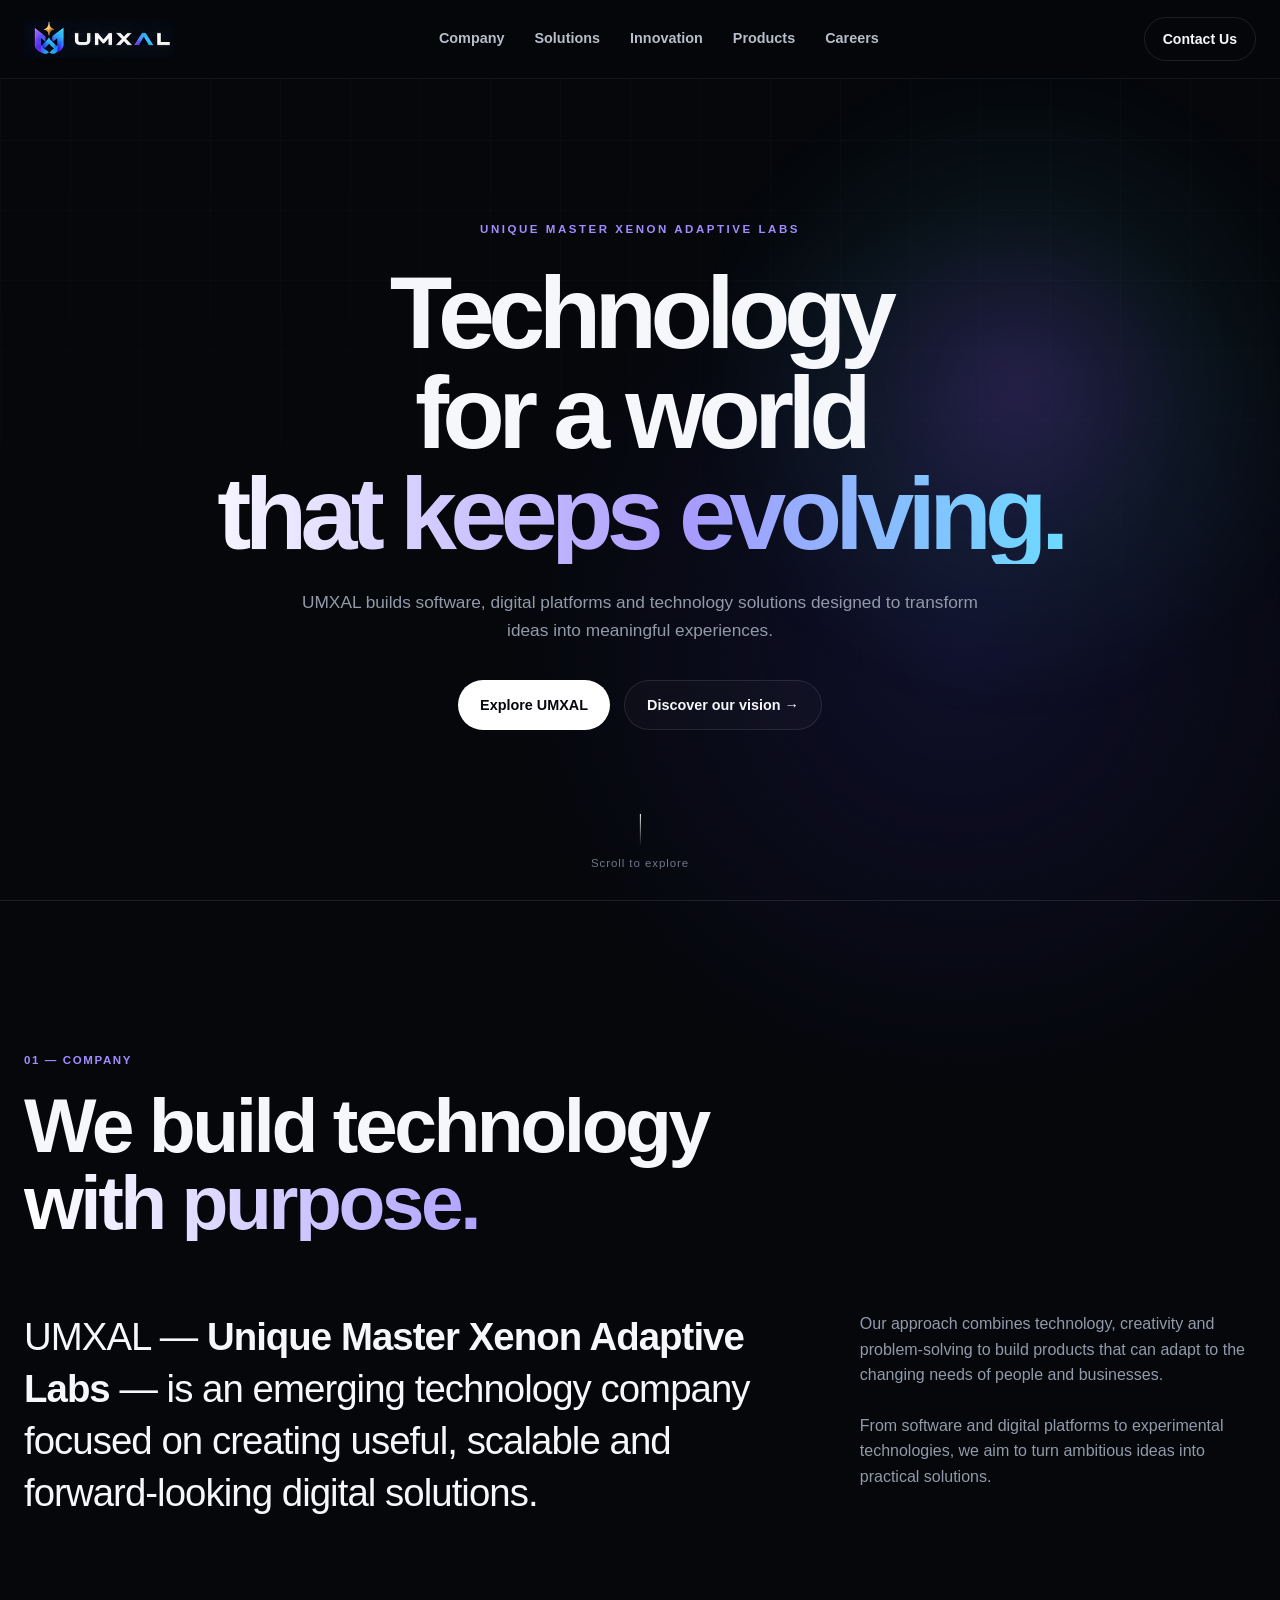
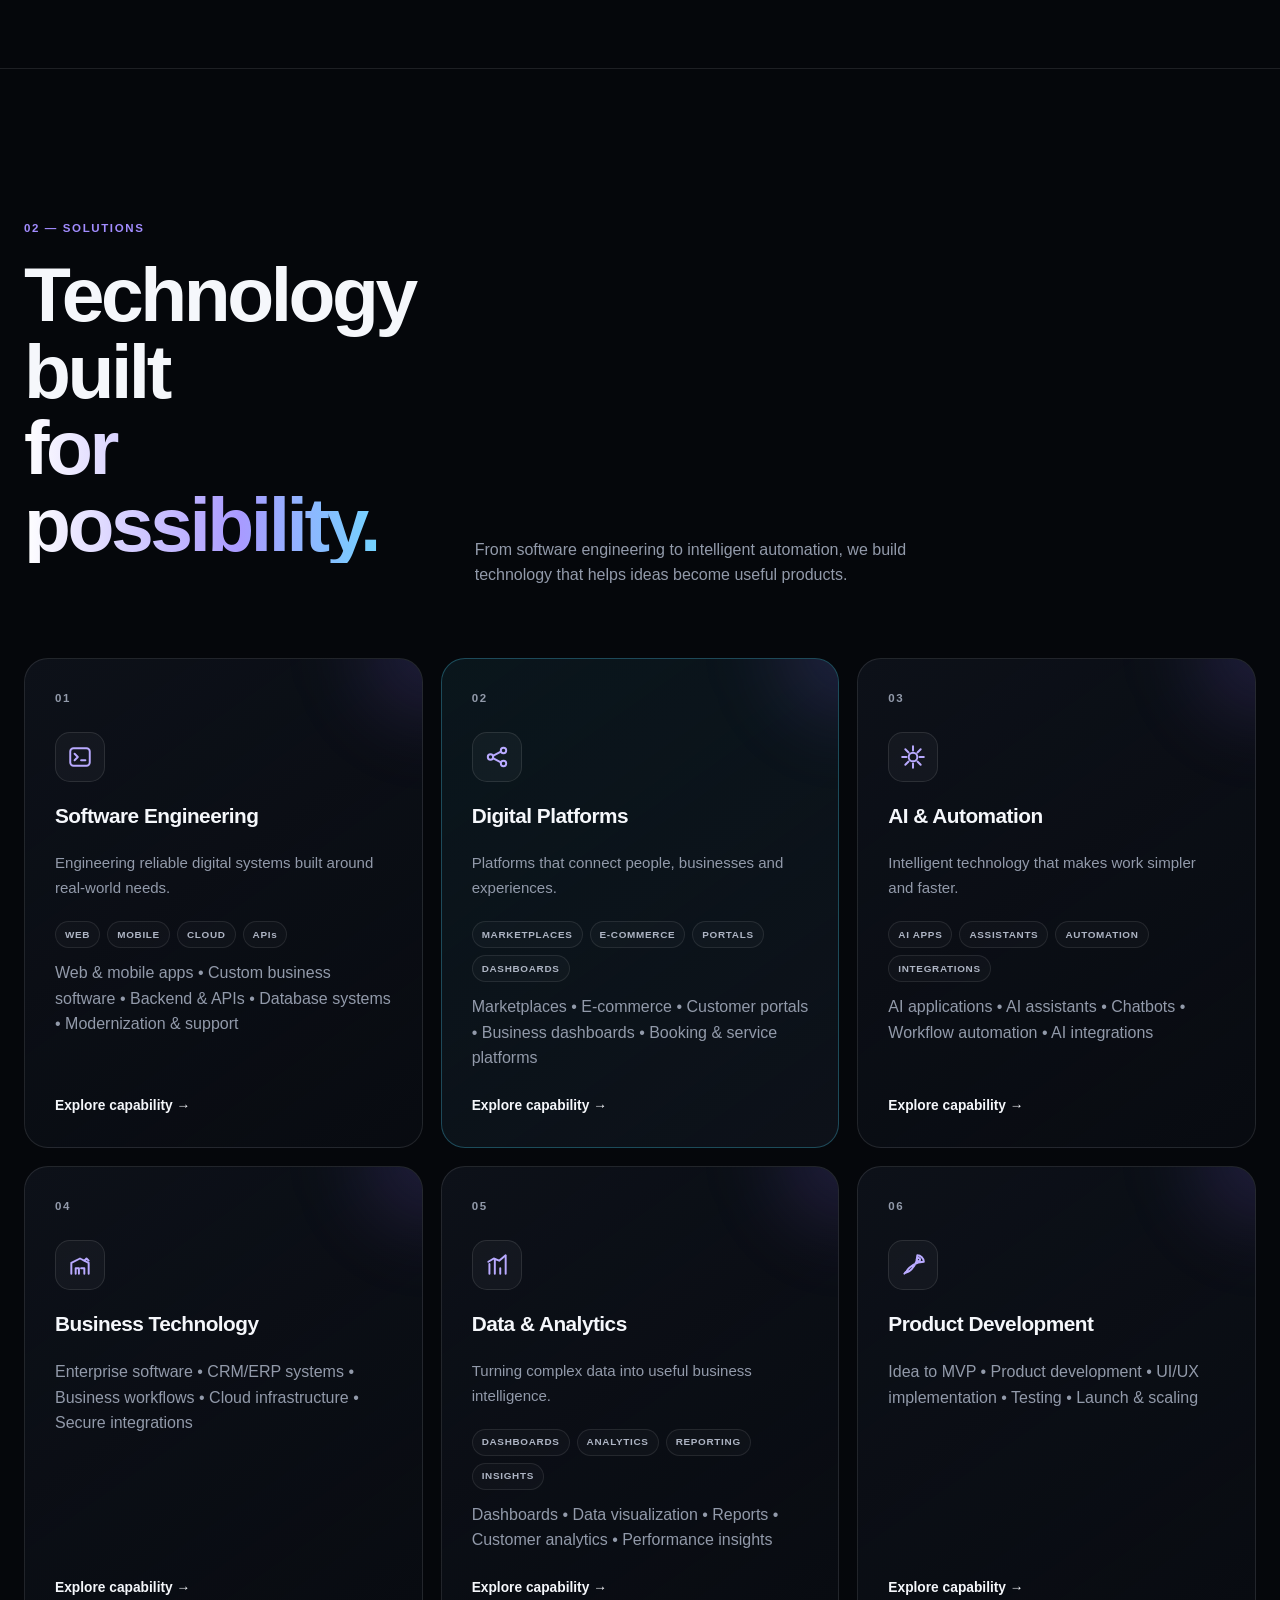
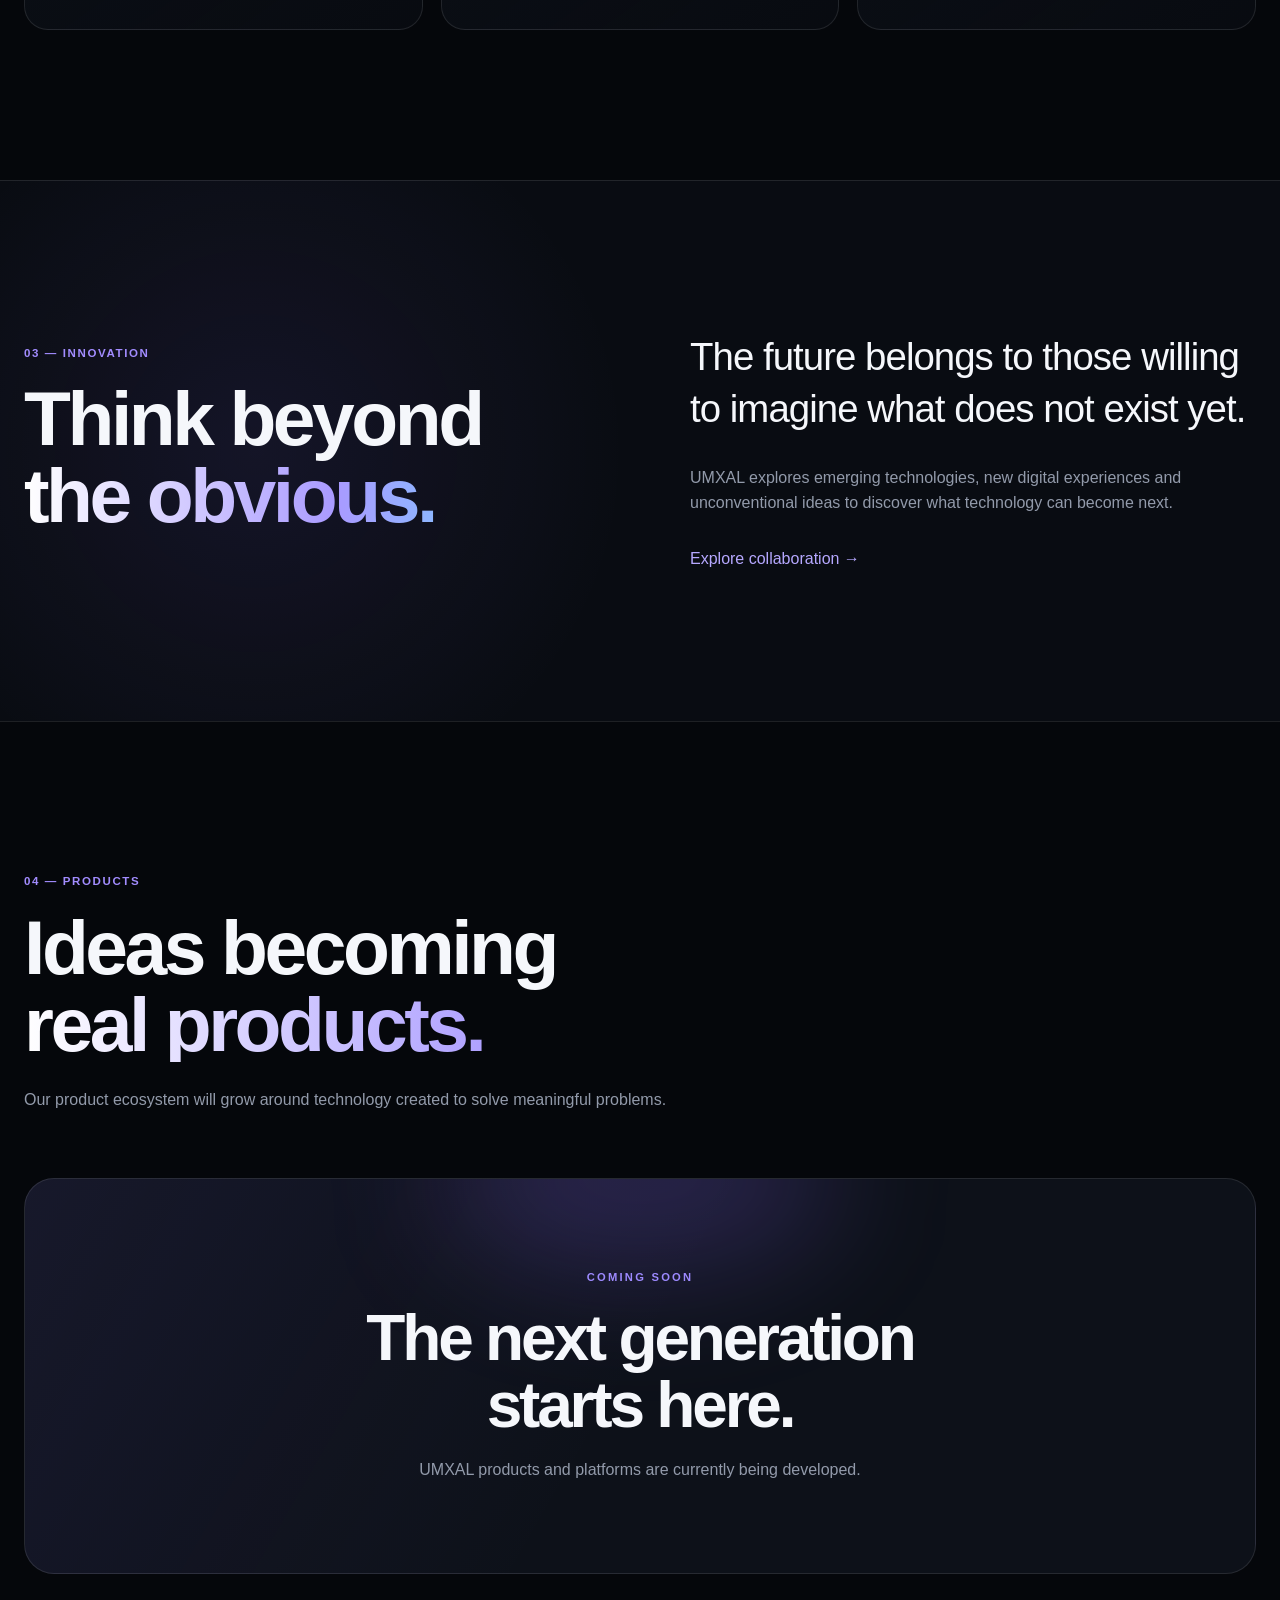
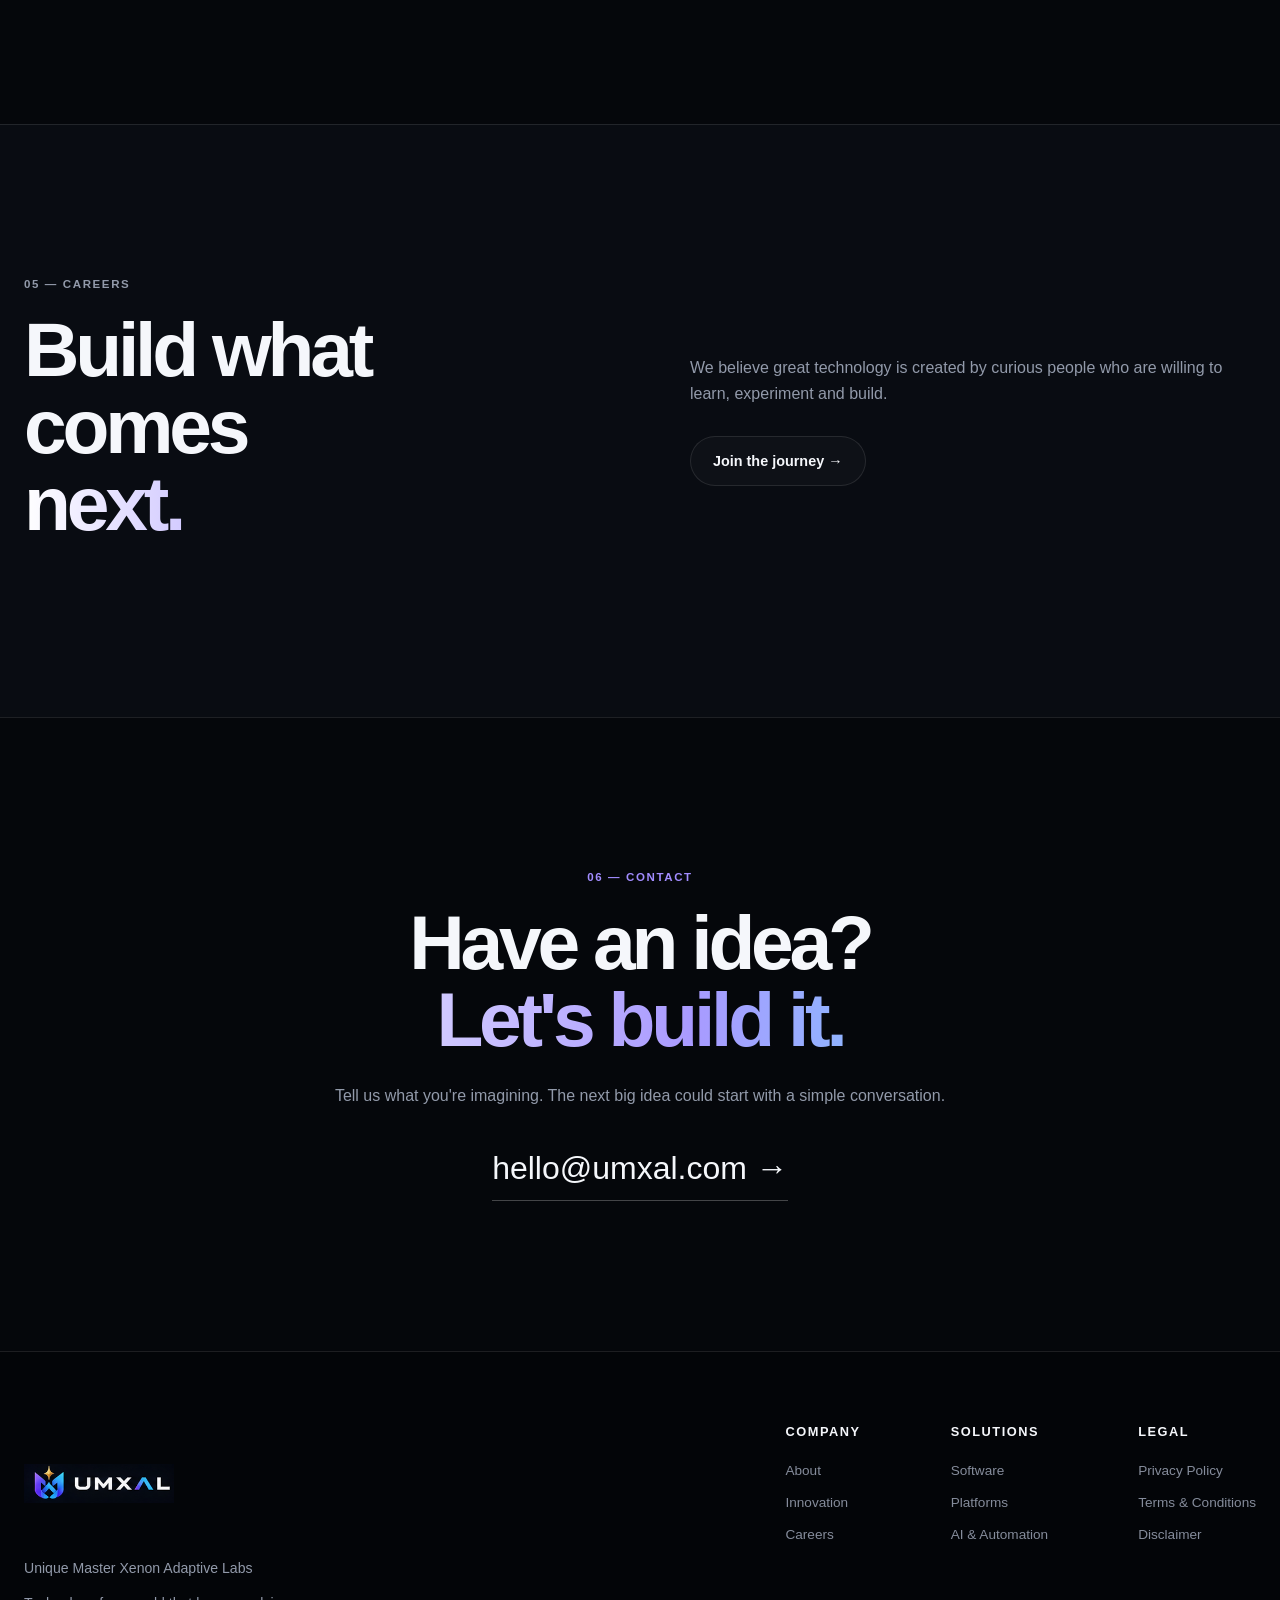
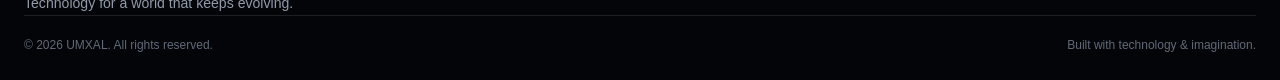
<file: index.html>
<!DOCTYPE html>
<html lang="en">
<head>
  <meta charset="UTF-8">
  <meta name="viewport" content="width=device-width, initial-scale=1.0">

  <meta name="description"
    content="UMXAL — Unique Master Xenon Adaptive Labs. Software engineering, AI & automation, digital platforms, enterprise technology, data analytics and digital product development.">

  <meta name="robots" content="index, follow">
  <meta property="og:type" content="website">
  <meta property="og:title" content="UMXAL | Software, AI & Digital Technology Solutions">
  <meta property="og:description" content="UMXAL builds software, AI systems, digital platforms, enterprise technology and digital products.">
  <meta property="og:site_name" content="UMXAL">
  <meta property="og:image" content="public/images/umxal-logo.png">

  <meta name="twitter:card" content="summary">
  <meta name="twitter:title" content="UMXAL | Software, AI & Digital Technology Solutions">
  <meta name="twitter:description" content="Software, AI, digital platforms, enterprise technology and digital product development by UMXAL.">
  <meta name="twitter:image" content="public/images/umxal-logo.png">
  <meta name="theme-color" content="#05070b">

  <title>UMXAL | Software, AI & Digital Technology Solutions</title>
  <link rel="icon" type="image/svg+xml" href="public/icons/favicon.svg">

  <link rel="stylesheet" href="public/css/style.css">
  <script type="application/ld+json">
  {
    "@context": "https://schema.org",
    "@type": "Organization",
    "name": "UMXAL",
    "legalName": "Unique Master Xenon Adaptive Labs",
    "url": "https://umxal.com/",
    "logo": "https://umxal.com/public/images/umxal-logo.png",
    "description": "UMXAL builds software, AI systems, digital platforms, enterprise technology and digital products.",
    "email": "hello@umxal.com"
  }
  </script>
</head>

<body>

  <!-- Navigation -->
  <header class="site-header">
    <nav class="navbar container">

      <a href="/" class="brand" aria-label="UMXAL Home">
        <img src="public/images/umxal-logo.png" alt="UMXAL" class="brand-logo">
      </a>

      <button class="menu-toggle" aria-label="Open menu" aria-expanded="false">&#9776;</button>
      <div class="nav-links">
        <a href="#company">Company</a>
        <a href="#solutions">Solutions</a>
        <a href="#innovation">Innovation</a>
        <a href="#products">Products</a>
        <a href="#careers">Careers</a>
      </div>

      <a href="#contact" class="nav-cta">Contact Us</a>

    </nav>
  </header>


  <main>

    <!-- Hero -->
    <section class="hero">

      <div class="hero-background"></div>

      <div class="container hero-content">

        <p class="eyebrow">UNIQUE MASTER XENON ADAPTIVE LABS</p>

        <h1>
          Technology for a world
          <span>that keeps evolving.</span>
        </h1>

        <p class="hero-description">
          UMXAL builds software, digital platforms and technology
          solutions designed to transform ideas into meaningful
          experiences.
        </p>

        <div class="hero-actions">
          <a href="#solutions" class="button button-primary">
            Explore UMXAL
          </a>

          <a href="#company" class="button button-secondary">
            Discover our vision →
          </a>
        </div>

      </div>

      <div class="scroll-indicator">
        <span></span>
        Scroll to explore
      </div>

    </section>


    <!-- Company -->
    <section id="company" class="section company-section">

      <div class="container">

        <div class="section-heading">
          <p class="section-label">01 — COMPANY</p>

          <h2>
            We build technology
            <span>with purpose.</span>
          </h2>
        </div>

        <div class="company-grid">

          <div>
            <p class="large-text">
              UMXAL — <strong>Unique Master Xenon Adaptive Labs</strong> —
              is an emerging technology company focused on creating
              useful, scalable and forward-looking digital solutions.
            </p>
          </div>

          <div class="company-copy">
            <p>
              Our approach combines technology, creativity and
              problem-solving to build products that can adapt to
              the changing needs of people and businesses.
            </p>

            <p>
              From software and digital platforms to experimental
              technologies, we aim to turn ambitious ideas into
              practical solutions.
            </p>
          </div>

        </div>

      </div>

    </section>


    <!-- Solutions -->
    <section id="solutions" class="section">

      <div class="container">

        <div class="section-heading split-heading">
          <div>
            <p class="section-label">02 — SOLUTIONS</p>
            <h2>
              Technology built
              <span>for possibility.</span>
            </h2>
          </div>

          <p>
            From software engineering to intelligent automation,
            we build technology that helps ideas become useful products.
          </p>
        </div>

        <div class="solution-grid">

          <article class="solution-card">
            <span class="card-number">01</span>
            <div class="solution-icon icon-software" aria-hidden="true"><svg viewBox="0 0 24 24" fill="none"><rect x="3" y="4" width="18" height="16" rx="3"/><path d="m7 9 3 3-3 3"/><path d="M13 15h4"/></svg></div>
            <h3>Software Engineering</h3>
            <p class="solution-description">Engineering reliable digital systems built around real-world needs.</p>
            <div class="solution-tags">
              <span>WEB</span><span>MOBILE</span><span>CLOUD</span><span>APIs</span>
            </div>
            <p>
              Web & mobile apps • Custom business software • Backend & APIs • Database systems • Modernization & support
            </p>
            <a href="#contact">Explore capability →</a>
          </article>

          <article class="solution-card featured-card">
            <span class="card-number">02</span>
            <div class="solution-icon icon-platform" aria-hidden="true"><svg viewBox="0 0 24 24" fill="none"><circle cx="6" cy="12" r="2.5"/><circle cx="18" cy="6" r="2.5"/><circle cx="18" cy="18" r="2.5"/><path d="m8.2 11 7.4-4"/><path d="m8.2 13 7.4 4"/></svg></div>
            <h3>Digital Platforms</h3>
            <p class="solution-description">Platforms that connect people, businesses and experiences.</p>
            <div class="solution-tags">
              <span>MARKETPLACES</span><span>E-COMMERCE</span><span>PORTALS</span><span>DASHBOARDS</span>
            </div>
            <p>
              Marketplaces • E-commerce • Customer portals • Business dashboards • Booking & service platforms
            </p>
            <a href="#contact">Explore capability →</a>
          </article>

          <article class="solution-card">
            <span class="card-number">03</span>
            <div class="solution-icon icon-ai" aria-hidden="true"><svg viewBox="0 0 24 24" fill="none"><circle cx="12" cy="12" r="4"/><path d="M12 2v4M12 18v4M2 12h4M18 12h4M4.9 4.9l3 3M16.1 16.1l3 3M19.1 4.9l-3 3M7.9 16.1l-3 3"/></svg></div>
            <h3>AI & Automation</h3>
            <p class="solution-description">Intelligent technology that makes work simpler and faster.</p>
            <div class="solution-tags">
              <span>AI APPS</span><span>ASSISTANTS</span><span>AUTOMATION</span><span>INTEGRATIONS</span>
            </div>
            <p>
              AI applications • AI assistants • Chatbots • Workflow automation • AI integrations
            </p>
            <a href="#contact">Explore capability →</a>
          </article>

          <article class="solution-card">
            <span class="card-number">04</span>
            <div class="solution-icon icon-business" aria-hidden="true"><svg viewBox="0 0 24 24" fill="none"><path d="M4 20V10l8-4 8 4v10"/><path d="M8 20v-5h3v5M13 15h3v5"/><path d="m16 8 2-2 2 2"/></svg></div>
            <h3>Business Technology</h3>
            <p>
              Enterprise software • CRM/ERP systems • Business workflows • Cloud infrastructure • Secure integrations
            </p>
            <a href="#contact">Explore capability →</a>
          </article>

          <article class="solution-card">
            <span class="card-number">05</span>
            <div class="solution-icon icon-data" aria-hidden="true"><svg viewBox="0 0 24 24" fill="none"><path d="M5 20V11M10 20V7M15 20v-5M20 20V4"/><path d="m4 9 5-3 5 2 6-5"/></svg></div>
            <h3>Data & Analytics</h3>
            <p class="solution-description">Turning complex data into useful business intelligence.</p>
            <div class="solution-tags">
              <span>DASHBOARDS</span><span>ANALYTICS</span><span>REPORTING</span><span>INSIGHTS</span>
            </div>
            <p>
              Dashboards • Data visualization • Reports • Customer analytics • Performance insights
            </p>
            <a href="#contact">Explore capability →</a>
          </article>

          <article class="solution-card">
            <span class="card-number">06</span>
            <div class="solution-icon icon-product" aria-hidden="true"><svg viewBox="0 0 24 24" fill="none"><path d="M5 19c3 0 6-3 8-6 2-3 3-7 3-10 3 0 6 3 6 6-3 0-7 1-10 3-3 2-6 5-6 7Z"/><circle cx="17" cy="7" r="1.5"/><path d="M7 17 4 20"/></svg></div>
            <h3>Product Development</h3>
            <p>
              Idea to MVP • Product development • UI/UX implementation • Testing • Launch & scaling
            </p>
            <a href="#contact">Explore capability →</a>
          </article>

        </div>

      </div>

    </section>


    <!-- Innovation -->
    <section id="innovation" class="section innovation-section">

      <div class="container innovation-grid">

        <div>
          <p class="section-label">03 — INNOVATION</p>

          <h2>
            Think beyond
            <span>the obvious.</span>
          </h2>
        </div>

        <div class="innovation-copy">

          <p class="large-text">
            The future belongs to those willing to imagine
            what does not exist yet.
          </p>

          <p>
            UMXAL explores emerging technologies, new digital
            experiences and unconventional ideas to discover
            what technology can become next.
          </p>

          <a href="#contact" class="text-link">
            Explore collaboration →
          </a>

        </div>

      </div>

    </section>


    <!-- Products -->
    <section id="products" class="section">

      <div class="container">

        <div class="section-heading">
          <p class="section-label">04 — PRODUCTS</p>

          <h2>
            Ideas becoming
            <span>real products.</span>
          </h2>

          <p>
            Our product ecosystem will grow around technology
            created to solve meaningful problems.
          </p>
        </div>


        <div class="product-placeholder">

          <div class="product-glow"></div>

          <p class="product-status">COMING SOON</p>

          <h3>
            The next generation
            starts here.
          </h3>

          <p>
            UMXAL products and platforms are currently
            being developed.
          </p>

        </div>

      </div>

    </section>


    <!-- Careers -->
    <section id="careers" class="section careers-section">

      <div class="container careers-grid">

        <div>
          <p class="section-label">05 — CAREERS</p>

          <h2>
            Build what comes
            <span>next.</span>
          </h2>
        </div>

        <div>
          <p>
            We believe great technology is created by curious
            people who are willing to learn, experiment and
            build.
          </p>

          <a href="#contact" class="button button-secondary">
            Join the journey →
          </a>
        </div>

      </div>

    </section>


    <!-- Contact -->
    <section id="contact" class="section contact-section">

      <div class="container">

        <p class="section-label">06 — CONTACT</p>

        <h2>
          Have an idea?
          <span>Let's build it.</span>
        </h2>

        <p>
          Tell us what you're imagining. The next big idea
          could start with a simple conversation.
        </p>

        <a href="mailto:hello@umxal.com"
           class="contact-email">
          hello@umxal.com →
        </a>

      </div>

    </section>

  </main>


  <!-- Footer -->
  <footer class="site-footer">

    <div class="container">

      <div class="footer-top">

        <div class="footer-brand">
          <div class="brand">
            <img src="public/images/umxal-logo.png" alt="UMXAL" class="brand-logo">
          </div>

          <p>
            Unique Master Xenon Adaptive Labs
          </p>

          <p>
            Technology for a world that keeps evolving.
          </p>
        </div>


        <div class="footer-links">

          <div>
            <h4>Company</h4>
            <a href="#company">About</a>
            <a href="#innovation">Innovation</a>
            <a href="#careers">Careers</a>
          </div>

          <div>
            <h4>Solutions</h4>
            <a href="#solutions">Software</a>
            <a href="#solutions">Platforms</a>
            <a href="#solutions">AI & Automation</a>
          </div>

          <div>
            <h4>Legal</h4>
            <a href="/privacy.html">Privacy Policy</a>
            <a href="/terms.html">Terms & Conditions</a>
            <a href="/disclaimer.html">Disclaimer</a>
          </div>

        </div>

      </div>


      <div class="footer-bottom">

        <p>
          © 2026 UMXAL. All rights reserved.
        </p>

        <p>
          Built with technology & imagination.
        </p>

      </div>

    </div>

  </footer>

  <script src="public/js/main.js" defer></script>
</body>
</html>
</file>
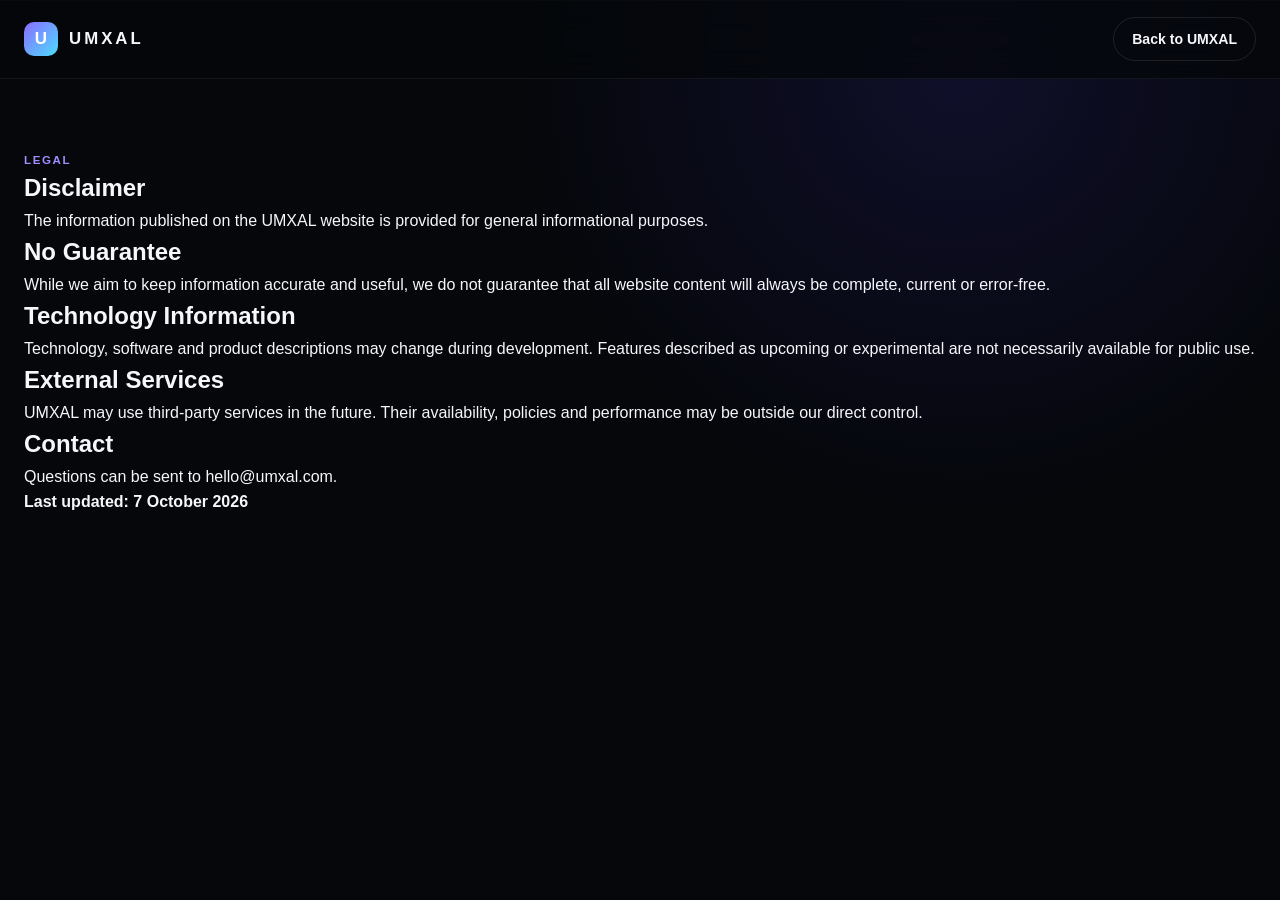
<file: disclaimer.html>
<!DOCTYPE html>
<html lang="en">
<head>
  <meta charset="UTF-8">
  <meta name="viewport" content="width=device-width, initial-scale=1.0">
  <meta name="robots" content="index, follow">
  <title>Disclaimer | UMXAL</title>
  <link rel="stylesheet" href="public/css/style.css">
</head>
<body>

<header class="site-header">
  <nav class="navbar container">
    <a href="/" class="brand">
      <span class="brand-mark">U</span>
      <span class="brand-name">UMXAL</span>
    </a>
    <a href="/" class="nav-cta">Back to UMXAL</a>
  </nav>
</header>

<main>
  <section class="section">
    <div class="container">

      <p class="section-label">LEGAL</p>
      <h1>Disclaimer</h1>

      <p>
        The information published on the UMXAL website is provided for
        general informational purposes.
      </p>

      <h2>No Guarantee</h2>
      <p>
        While we aim to keep information accurate and useful, we do not
        guarantee that all website content will always be complete,
        current or error-free.
      </p>

      <h2>Technology Information</h2>
      <p>
        Technology, software and product descriptions may change during
        development. Features described as upcoming or experimental are
        not necessarily available for public use.
      </p>

      <h2>External Services</h2>
      <p>
        UMXAL may use third-party services in the future. Their availability,
        policies and performance may be outside our direct control.
      </p>

      <h2>Contact</h2>
      <p>
        Questions can be sent to
        <a href="mailto:hello@umxal.com">hello@umxal.com</a>.
      </p>

      <p><strong>Last updated: 7 October 2026</strong></p>

    </div>
  </section>
</main>

</body>
</html>
</file>
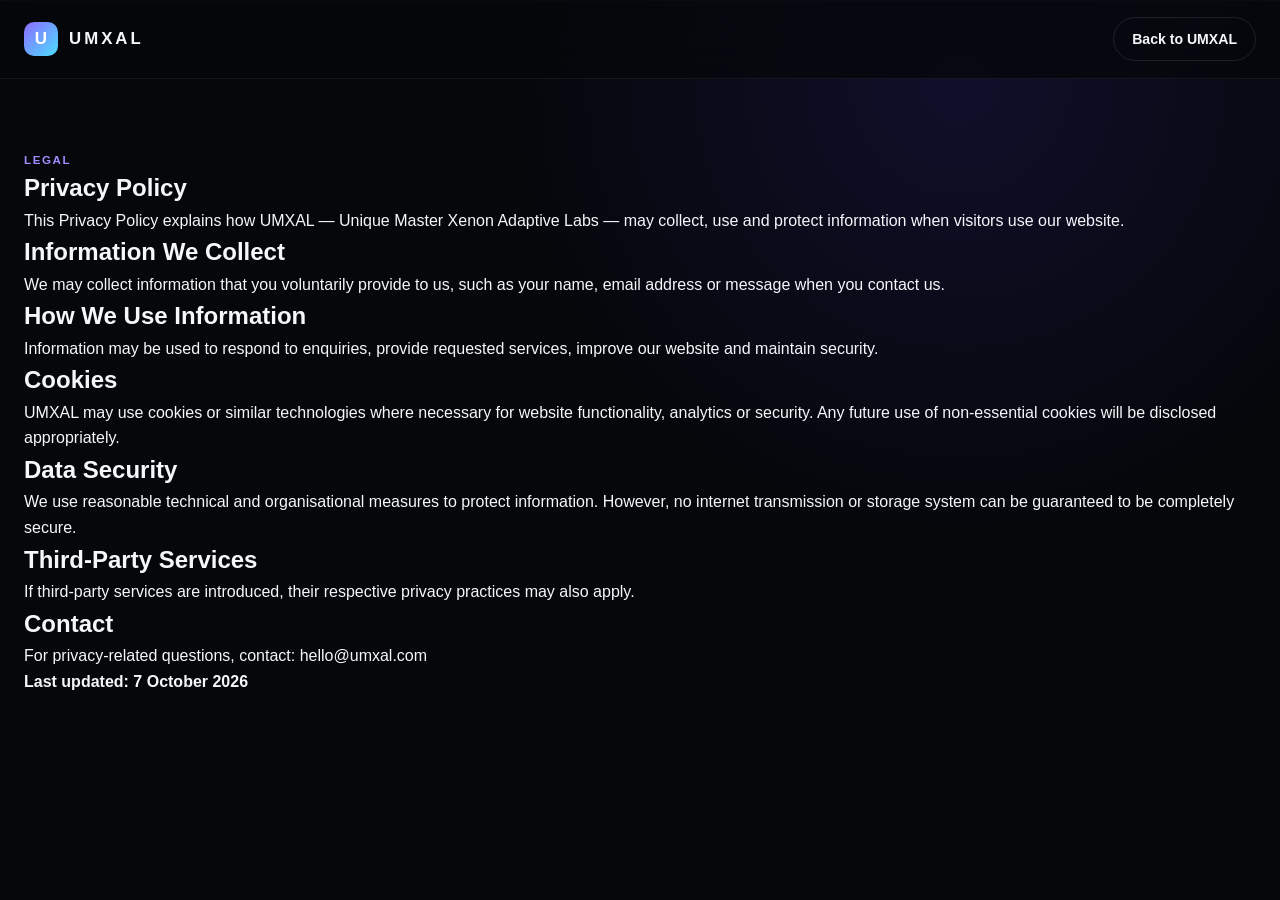
<file: privacy.html>
<!DOCTYPE html>
<html lang="en">
<head>
  <meta charset="UTF-8">
  <meta name="viewport" content="width=device-width, initial-scale=1.0">
  <meta name="robots" content="index, follow">
  <title>Privacy Policy | UMXAL</title>
  <link rel="stylesheet" href="public/css/style.css">
</head>
<body>

<header class="site-header">
  <nav class="navbar container">
    <a href="/" class="brand">
      <span class="brand-mark">U</span>
      <span class="brand-name">UMXAL</span>
    </a>
    <a href="/" class="nav-cta">Back to UMXAL</a>
  </nav>
</header>

<main>
  <section class="section">
    <div class="container">
      <p class="section-label">LEGAL</p>
      <h1>Privacy Policy</h1>

      <p>
        This Privacy Policy explains how UMXAL — Unique Master Xenon
        Adaptive Labs — may collect, use and protect information when
        visitors use our website.
      </p>

      <h2>Information We Collect</h2>
      <p>
        We may collect information that you voluntarily provide to us,
        such as your name, email address or message when you contact us.
      </p>

      <h2>How We Use Information</h2>
      <p>
        Information may be used to respond to enquiries, provide requested
        services, improve our website and maintain security.
      </p>

      <h2>Cookies</h2>
      <p>
        UMXAL may use cookies or similar technologies where necessary for
        website functionality, analytics or security. Any future use of
        non-essential cookies will be disclosed appropriately.
      </p>

      <h2>Data Security</h2>
      <p>
        We use reasonable technical and organisational measures to protect
        information. However, no internet transmission or storage system
        can be guaranteed to be completely secure.
      </p>

      <h2>Third-Party Services</h2>
      <p>
        If third-party services are introduced, their respective privacy
        practices may also apply.
      </p>

      <h2>Contact</h2>
      <p>
        For privacy-related questions, contact:
        <a href="mailto:hello@umxal.com">hello@umxal.com</a>
      </p>

      <p><strong>Last updated: 7 October 2026</strong></p>
    </div>
  </section>
</main>

</body>
</html>
</file>
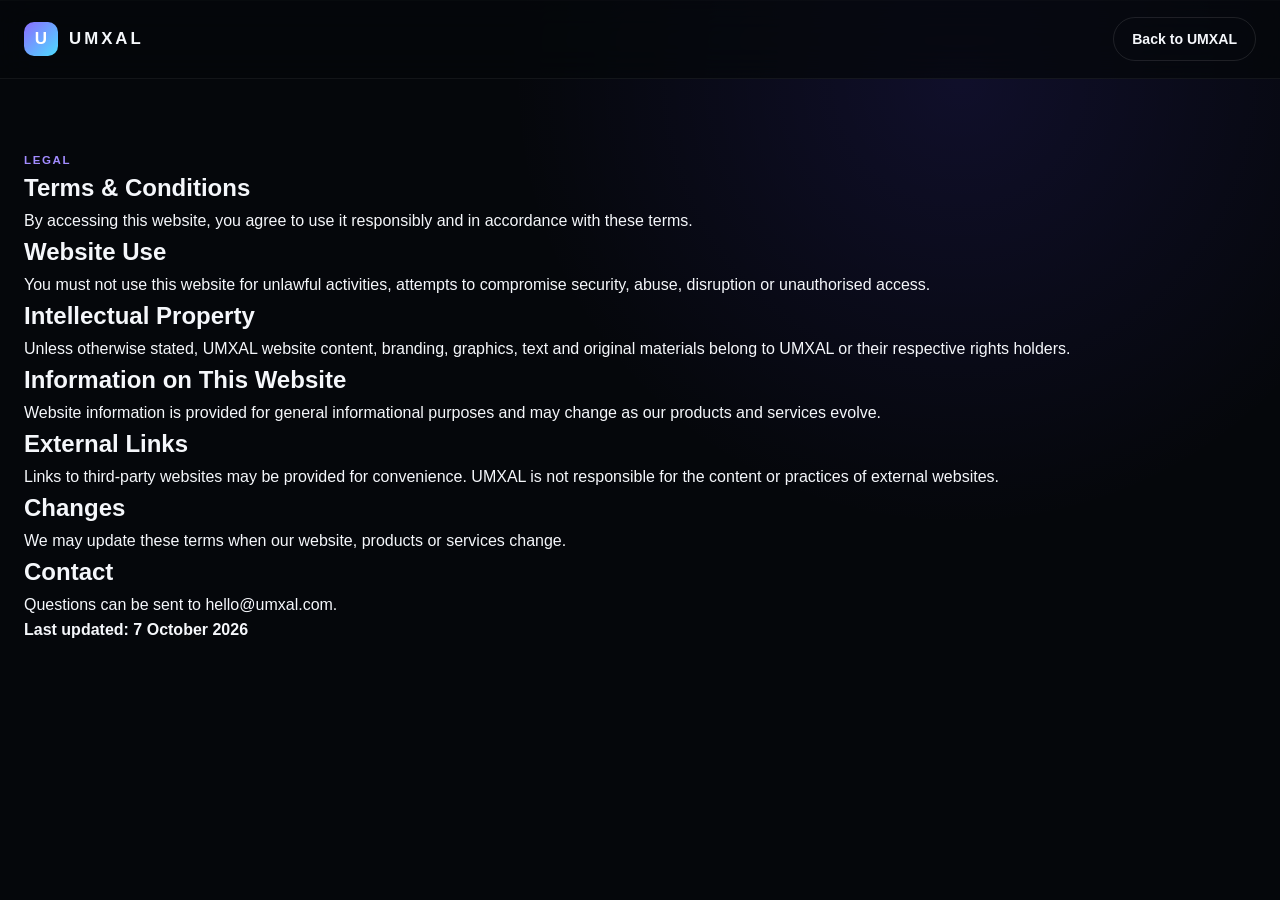
<file: terms.html>
<!DOCTYPE html>
<html lang="en">
<head>
  <meta charset="UTF-8">
  <meta name="viewport" content="width=device-width, initial-scale=1.0">
  <meta name="robots" content="index, follow">
  <title>Terms & Conditions | UMXAL</title>
  <link rel="stylesheet" href="public/css/style.css">
</head>
<body>

<header class="site-header">
  <nav class="navbar container">
    <a href="/" class="brand">
      <span class="brand-mark">U</span>
      <span class="brand-name">UMXAL</span>
    </a>
    <a href="/" class="nav-cta">Back to UMXAL</a>
  </nav>
</header>

<main>
  <section class="section">
    <div class="container">

      <p class="section-label">LEGAL</p>
      <h1>Terms & Conditions</h1>

      <p>
        By accessing this website, you agree to use it responsibly and
        in accordance with these terms.
      </p>

      <h2>Website Use</h2>
      <p>
        You must not use this website for unlawful activities, attempts
        to compromise security, abuse, disruption or unauthorised access.
      </p>

      <h2>Intellectual Property</h2>
      <p>
        Unless otherwise stated, UMXAL website content, branding, graphics,
        text and original materials belong to UMXAL or their respective
        rights holders.
      </p>

      <h2>Information on This Website</h2>
      <p>
        Website information is provided for general informational purposes
        and may change as our products and services evolve.
      </p>

      <h2>External Links</h2>
      <p>
        Links to third-party websites may be provided for convenience.
        UMXAL is not responsible for the content or practices of external
        websites.
      </p>

      <h2>Changes</h2>
      <p>
        We may update these terms when our website, products or services
        change.
      </p>

      <h2>Contact</h2>
      <p>
        Questions can be sent to
        <a href="mailto:hello@umxal.com">hello@umxal.com</a>.
      </p>

      <p><strong>Last updated: 7 October 2026</strong></p>

    </div>
  </section>
</main>

</body>
</html>
</file>
<file: public/css/style.css>
:root {
  --bg: #05070b;
  --bg-soft: #090c12;
  --surface: #0d1119;
  --surface-light: #121824;
  --text: #f5f7fb;
  --muted: #929aaa;
  --line: rgba(255,255,255,.10);
  --accent: #8b6cff;
  --accent-2: #4ddcff;
  --max: 1240px;
}

* {
  margin: 0;
  padding: 0;
  box-sizing: border-box;
}

html {
  scroll-behavior: smooth;
  background: var(--bg);
}

body {
  font-family: Inter, "Segoe UI", Roboto, Helvetica, Arial, sans-serif;
  background:
    radial-gradient(circle at 75% 10%, rgba(90,70,255,.13), transparent 28rem),
    var(--bg);
  color: var(--text);
  line-height: 1.6;
  overflow-x: hidden;
}

a {
  color: inherit;
  text-decoration: none;
}

.container {
  width: min(var(--max), calc(100% - 48px));
  margin-inline: auto;
}

/* HEADER */

.site-header {
  position: fixed;
  top: 0;
  left: 0;
  right: 0;
  z-index: 1000;
  background: rgba(5,7,11,.72);
  backdrop-filter: blur(18px);
  border-bottom: 1px solid rgba(255,255,255,.06);
}

.navbar {
  min-height: 78px;
  display: flex;
  align-items: center;
  justify-content: space-between;
  gap: 30px;
}

.brand {
  display: inline-flex;
  align-items: center;
  gap: 11px;
  font-weight: 800;
}

.brand-mark {
  width: 34px;
  height: 34px;
  display: grid;
  place-items: center;
  border-radius: 10px;
  background: linear-gradient(135deg, var(--accent), var(--accent-2));
  color: #fff;
  font-size: 17px;
}

.brand-name {
  letter-spacing: .18em;
  font-size: 1.05rem;
}

.nav-links {
  display: flex;
  align-items: center;
  gap: 30px;
}

.nav-links a {
  color: #b7bdc9;
  font-size: .9rem;
  transition: color .25s ease;
}

.nav-links a:hover {
  color: #fff;
}

.nav-cta {
  padding: 10px 18px;
  border: 1px solid var(--line);
  border-radius: 999px;
  font-size: .88rem;
  transition: .25s ease;
}

.nav-cta:hover {
  background: #fff;
  color: #05070b;
}

/* HERO */

.hero {
  min-height: 100vh;
  position: relative;
  display: grid;
  place-items: center;
  overflow: hidden;
  padding: 130px 0 80px;
}

.hero-background {
  position: absolute;
  width: 650px;
  height: 650px;
  border-radius: 50%;
  background:
    radial-gradient(circle,
      rgba(139,108,255,.22),
      rgba(77,220,255,.06) 38%,
      transparent 70%);
  filter: blur(20px);
  top: 7%;
  right: -5%;
  pointer-events: none;
}

.hero::after {
  content: "";
  position: absolute;
  inset: 0;
  background-image:
    linear-gradient(rgba(255,255,255,.025) 1px, transparent 1px),
    linear-gradient(90deg, rgba(255,255,255,.025) 1px, transparent 1px);
  background-size: 70px 70px;
  mask-image: linear-gradient(to bottom, black, transparent 85%);
  pointer-events: none;
}

.hero-content {
  position: relative;
  z-index: 2;
  text-align: center;
  max-width: 1000px;
}

.eyebrow,
.section-label {
  color: #a28cff;
  font-size: .72rem;
  font-weight: 700;
  letter-spacing: .22em;
}

.hero h1 {
  margin: 25px auto;
  max-width: 950px;
  font-size: clamp(3.3rem, 8vw, 7.5rem);
  line-height: .98;
  letter-spacing: -.065em;
}

.hero h1 span,
section h2 span {
  display: block;
  background: linear-gradient(90deg, #fff, #a99aff 55%, #64e2ff);
  -webkit-background-clip: text;
  background-clip: text;
  color: transparent;
}

.hero-description {
  max-width: 680px;
  margin: 0 auto;
  color: var(--muted);
  font-size: 1.08rem;
}

.hero-actions {
  display: flex;
  justify-content: center;
  gap: 14px;
  margin-top: 36px;
  flex-wrap: wrap;
}

.button {
  display: inline-flex;
  align-items: center;
  justify-content: center;
  min-height: 50px;
  padding: 0 22px;
  border-radius: 999px;
  font-weight: 700;
  font-size: .9rem;
  transition: transform .25s ease, background .25s ease;
}

.button:hover {
  transform: translateY(-3px);
}

.button-primary {
  background: #fff;
  color: #05070b;
}

.button-secondary {
  border: 1px solid var(--line);
  background: rgba(255,255,255,.025);
}

.button-secondary:hover {
  background: rgba(255,255,255,.08);
}

.scroll-indicator {
  position: absolute;
  bottom: 28px;
  left: 50%;
  transform: translateX(-50%);
  color: #6f7684;
  font-size: .72rem;
  letter-spacing: .08em;
  z-index: 2;
}

.scroll-indicator span {
  display: block;
  width: 1px;
  height: 32px;
  background: linear-gradient(#fff, transparent);
  margin: 0 auto 8px;
}

/* SECTIONS */

.section {
  padding: 150px 0;
  border-top: 1px solid var(--line);
}

.section-heading {
  max-width: 900px;
}

.section-heading h2,
.innovation-section h2,
.careers-section h2,
.contact-section h2 {
  margin: 18px 0 25px;
  font-size: clamp(2.8rem, 6vw, 5.7rem);
  line-height: 1;
  letter-spacing: -.055em;
}

.section-heading > p:last-child {
  color: var(--muted);
  max-width: 680px;
}

/* COMPANY */

.company-grid {
  margin-top: 70px;
  display: grid;
  grid-template-columns: 1.3fr .7fr;
  gap: 100px;
}

.large-text {
  font-size: clamp(1.5rem, 3vw, 2.4rem);
  line-height: 1.35;
  letter-spacing: -.025em;
}

.company-copy {
  color: var(--muted);
}

.company-copy p + p {
  margin-top: 25px;
}

/* SOLUTIONS */

.split-heading {
  display: flex;
  align-items: end;
  justify-content: space-between;
  gap: 60px;
}

.split-heading > p {
  max-width: 360px;
  color: var(--muted);
}

.solution-grid {
  display: grid;
  grid-template-columns: repeat(2, 1fr);
  gap: 18px;
  margin-top: 70px;
}

.solution-card {
  min-height: 300px;
  padding: 34px;
  position: relative;
  overflow: hidden;
  border: 1px solid var(--line);
  border-radius: 24px;
  background: linear-gradient(145deg, var(--surface), rgba(13,17,25,.45));
  transition: transform .3s ease, border-color .3s ease;
}

.solution-card::before {
  content: "";
  position: absolute;
  width: 220px;
  height: 220px;
  right: -100px;
  top: -100px;
  border-radius: 50%;
  background: rgba(139,108,255,.13);
  filter: blur(30px);
}

.solution-card:hover {
  transform: translateY(-7px);
  border-color: rgba(139,108,255,.4);
}

.featured-card {
  background:
    radial-gradient(circle at 80% 20%, rgba(77,220,255,.12), transparent 35%),
    var(--surface);
}

.card-number {
  color: #686f7d;
  font-size: .75rem;
}

.solution-card h3 {
  margin-top: 80px;
  font-size: 1.7rem;
}

.solution-card p {
  max-width: 450px;
  margin-top: 12px;
  color: var(--muted);
}

.solution-card a {
  display: inline-block;
  margin-top: 25px;
  color: #c5baff;
  font-size: .85rem;
}

/* INNOVATION */

.innovation-section {
  background:
    radial-gradient(circle at 20% 50%, rgba(139,108,255,.09), transparent 35%),
    var(--bg-soft);
}

.innovation-grid,
.careers-grid {
  display: grid;
  grid-template-columns: 1fr 1fr;
  gap: 100px;
  align-items: center;
}

.innovation-copy {
  color: var(--muted);
}

.innovation-copy .large-text {
  color: var(--text);
  margin-bottom: 30px;
}

.text-link {
  display: inline-block;
  margin-top: 30px;
  color: #b6a8ff;
}

/* PRODUCTS */

.product-placeholder {
  position: relative;
  overflow: hidden;
  margin-top: 65px;
  padding: 90px 50px;
  border: 1px solid var(--line);
  border-radius: 30px;
  background:
    linear-gradient(120deg, rgba(139,108,255,.08), transparent 50%),
    var(--surface);
  text-align: center;
}

.product-glow {
  position: absolute;
  width: 400px;
  height: 200px;
  left: 50%;
  top: -100px;
  transform: translateX(-50%);
  border-radius: 50%;
  background: rgba(139,108,255,.2);
  filter: blur(60px);
}

.product-status {
  position: relative;
  color: #9d8aff;
  font-size: .7rem;
  letter-spacing: .2em;
  font-weight: 700;
}

.product-placeholder h3 {
  position: relative;
  max-width: 700px;
  margin: 18px auto;
  font-size: clamp(2rem, 5vw, 4.5rem);
  line-height: 1.05;
  letter-spacing: -.05em;
}

.product-placeholder > p:last-child {
  position: relative;
  color: var(--muted);
}

/* CAREERS */

.careers-section {
  background: var(--bg-soft);
}

.careers-grid p {
  color: var(--muted);
}

.careers-grid .button {
  margin-top: 30px;
}

/* CONTACT */

.contact-section {
  text-align: center;
}

.contact-section .container {
  max-width: 1000px;
}

.contact-section p:not(.section-label) {
  max-width: 650px;
  margin: 0 auto;
  color: var(--muted);
}

.contact-email {
  display: inline-block;
  margin-top: 35px;
  font-size: clamp(1.2rem, 3vw, 2rem);
  border-bottom: 1px solid rgba(255,255,255,.25);
  padding-bottom: 5px;
}

/* FOOTER */

.site-footer {
  border-top: 1px solid var(--line);
  background: #030508;
  padding: 70px 0 25px;
}

.footer-top {
  display: flex;
  justify-content: space-between;
  gap: 80px;
}

.footer-brand {
  max-width: 350px;
}

.footer-brand > p {
  color: var(--muted);
  margin-top: 12px;
  font-size: .88rem;
}

.footer-links {
  display: flex;
  gap: 90px;
}

.footer-links div {
  display: flex;
  flex-direction: column;
  gap: 10px;
}

.footer-links h4 {
  margin-bottom: 8px;
  font-size: .8rem;
  text-transform: uppercase;
  letter-spacing: .12em;
}

.footer-links a {
  color: #858c9b;
  font-size: .85rem;
  transition: color .2s ease;
}

.footer-links a:hover {
  color: #fff;
}

.footer-bottom {
  display: flex;
  justify-content: space-between;
  gap: 20px;
  margin-top: 70px;
  padding-top: 20px;
  border-top: 1px solid var(--line);
  color: #626978;
  font-size: .75rem;
}

/* MOBILE */

@media (max-width: 850px) {
  .container {
    width: min(100% - 32px, var(--max));
  }

  .nav-links {
    display: none;
  }

  .nav-cta {
    padding: 8px 14px;
  }

  .hero {
    padding-top: 110px;
  }

  .hero h1 {
    font-size: clamp(3rem, 15vw, 5.5rem);
  }

  .section {
    padding: 100px 0;
  }

  .company-grid,
  .innovation-grid,
  .careers-grid {
    grid-template-columns: 1fr;
    gap: 45px;
  }

  .split-heading {
    display: block;
  }

  .split-heading > p {
    margin-top: 25px;
  }

  .solution-grid {
    grid-template-columns: 1fr;
  }

  .footer-top {
    flex-direction: column;
  }

  .footer-links {
    gap: 45px;
    flex-wrap: wrap;
  }

  .footer-bottom {
    flex-direction: column;
  }
}

@media (max-width: 520px) {
  .brand-name {
    font-size: .95rem;
  }

  .nav-cta {
    display: none;
  }

  .hero-actions {
    flex-direction: column;
  }

  .button {
    width: 100%;
  }

  .solution-card {
    min-height: 270px;
    padding: 25px;
  }

  .solution-card h3 {
    margin-top: 60px;
  }

  .product-placeholder {
    padding: 70px 22px;
  }

  .footer-links {
    display: grid;
    grid-template-columns: 1fr 1fr;
  }
}

.menu-toggle{display:none;background:transparent;border:1px solid var(--line);color:var(--text);width:42px;height:42px;border-radius:10px;font-size:22px;cursor:pointer}@media(max-width:850px){.menu-toggle{display:inline-flex;align-items:center;justify-content:center}.nav-links{display:none;position:absolute;top:78px;left:16px;right:16px;flex-direction:column;align-items:stretch;gap:4px;padding:12px;background:rgba(9,12,18,.98);border:1px solid var(--line);border-radius:16px;box-shadow:0 20px 50px rgba(0,0,0,.35)}.nav-links.open{display:flex}.nav-links a{padding:13px 14px;border-radius:10px}.nav-links a:hover{background:var(--surface-light)}}

.brand-logo{display:block;width:150px;height:auto;object-fit:contain}.brand{display:flex;align-items:center;height:100%}@media(max-width:850px){.brand-logo{width:120px}}
.hero h1{font-weight:750;text-wrap:balance}.section-heading h2,.innovation-section h2{font-weight:700;letter-spacing:-.045em}.nav-links a,.nav-cta{font-weight:600}.section-label{font-weight:700;letter-spacing:.14em}
.solution-grid{
  grid-template-columns:repeat(3,1fr);
  gap:18px
}

.solution-card{
  position:relative;
  min-height:330px;
  padding:30px;
  display:flex;
  flex-direction:column;
  overflow:hidden;
  border:1px solid var(--line);
  transition:transform .35s ease,border-color .35s ease,background .35s ease,box-shadow .35s ease
}

.solution-card::before{
  content:"";
  position:absolute;
  width:220px;
  height:220px;
  right:-120px;
  top:-120px;
  background:radial-gradient(circle,rgba(139,108,255,.20),transparent 68%);
  pointer-events:none
}

.solution-card:hover{
  transform:translateY(-7px);
  border-color:rgba(139,108,255,.42);
  background:linear-gradient(145deg,var(--surface-light),var(--surface));
  box-shadow:0 20px 50px rgba(0,0,0,.22)
}

.solution-card.featured-card{
  border-color:rgba(77,220,255,.28);
  background:linear-gradient(145deg,rgba(77,220,255,.07),var(--surface))
}

.card-number{
  font-size:.72rem;
  font-weight:700;
  letter-spacing:.14em;
  color:var(--muted)
}

.solution-icon{
  width:50px;
  height:50px;
  margin:25px 0 22px;
  display:flex;
  align-items:center;
  justify-content:center;
  border:1px solid var(--line);
  border-radius:15px;
  background:rgba(255,255,255,.035);
  color:#b9aaff;
  transition:border-color .3s ease,background .3s ease,transform .3s ease
}

.solution-card h3{
  margin:0 0 10px;
  font-size:1.3rem;
  line-height:1.2;
  letter-spacing:-.025em
}

.solution-description{
  margin:0;
  max-width:32ch;
  color:var(--muted);
  line-height:1.65;
  font-size:.94rem
}

.solution-tags{
  display:flex;
  flex-wrap:wrap;
  gap:7px;
  margin-top:20px
}

.solution-tags span{
  display:inline-flex;
  align-items:center;
  min-height:27px;
  padding:0 9px;
  border:1px solid rgba(255,255,255,.09);
  border-radius:999px;
  background:rgba(255,255,255,.025);
  color:#aeb5c4;
  font-size:.62rem;
  font-weight:700;
  letter-spacing:.07em
}

.solution-card a{
  margin-top:auto;
  padding-top:24px;
  color:var(--text);
  font-size:.86rem;
  font-weight:600;
  text-decoration:none;
  transition:color .25s ease
}

.solution-card a:hover{
  color:#a99aff
}

@media(max-width:950px){
  .solution-grid{
    grid-template-columns:repeat(2,1fr)
  }
}

@media(max-width:600px){
  .solution-grid{
    grid-template-columns:1fr
  }

  .solution-card{
    min-height:300px;
    padding:24px
  }
}

@media(prefers-reduced-motion:reduce){
  .solution-card,
  .solution-icon{
    transition:none
  }
}
.solution-icon svg{width:25px;height:25px;stroke:currentColor;stroke-width:1.8;stroke-linecap:round;stroke-linejoin:round}.icon-software svg{animation:iconPulse 2.8s ease-in-out infinite}.icon-platform svg{animation:iconFloat 3s ease-in-out infinite}.icon-ai svg{animation:iconPulse 2.2s ease-in-out infinite}.icon-business svg{animation:iconRise 2.8s ease-in-out infinite}.icon-data svg{animation:iconDraw 2.5s ease-in-out infinite}.icon-product svg{animation:iconLaunch 3s ease-in-out infinite}@keyframes iconPulse{0%,100%{transform:scale(1);opacity:.82}50%{transform:scale(1.08);opacity:1}}@keyframes iconFloat{0%,100%{transform:translateY(0)}50%{transform:translateY(-3px)}}@keyframes iconRise{0%,100%{transform:translateY(2px)}50%{transform:translateY(-2px)}}@keyframes iconDraw{0%,100%{transform:scaleY(.94)}50%{transform:scaleY(1.04)}}@keyframes iconLaunch{0%,100%{transform:translate(0,0)}50%{transform:translate(2px,-3px)}}.solution-icon:hover svg{transform:scale(1.12);filter:drop-shadow(0 0 7px rgba(139,108,255,.45))}.solution-icon{transition:border-color .3s ease,background .3s ease}.solution-icon:hover{border-color:rgba(139,108,255,.45);background:rgba(139,108,255,.08)}@media(prefers-reduced-motion:reduce){.solution-icon svg{animation:none!important}}
.solution-icon svg{display:block!important;width:26px!important;height:26px!important;fill:none!important;stroke:#b9aaff!important;stroke-width:1.8!important;stroke-linecap:round;stroke-linejoin:round}
</file>
